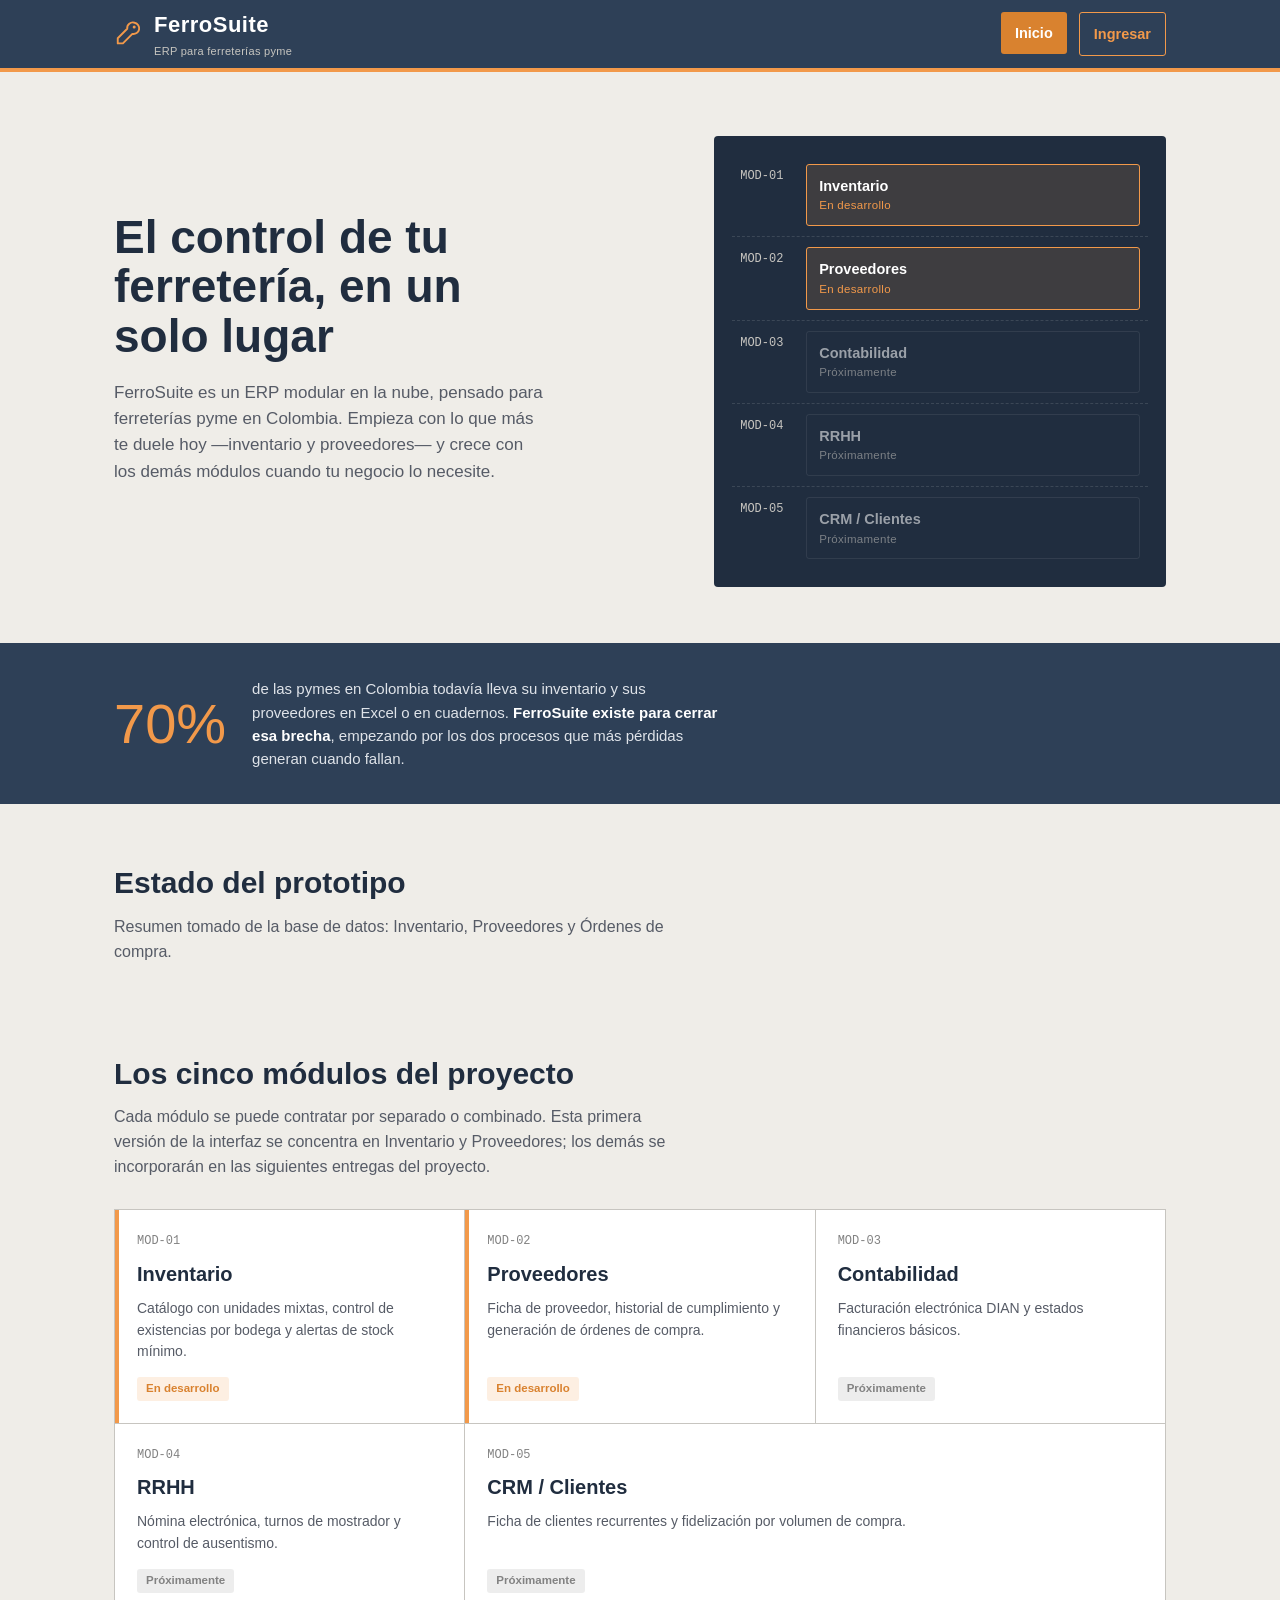
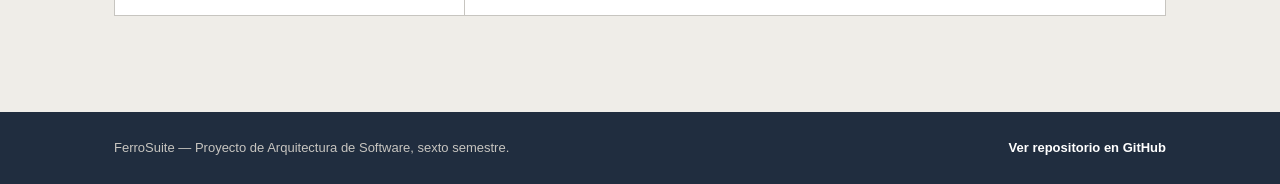
<file: src/FerroSuite.Presentacion.Escritorio/frontend/index.html>
<!DOCTYPE html>
<html lang="es">
<head>
  <meta charset="UTF-8" />
  <meta name="viewport" content="width=device-width, initial-scale=1.0" />
  <title>FerroSuite — ERP modular para ferreterías pyme</title>
  <meta name="description" content="FerroSuite es un ERP modular en la nube para ferreterías pyme en Colombia, con Inventario y Proveedores como primeros módulos." />
  <link rel="stylesheet" href="css/base.css" />
  <link rel="stylesheet" href="css/layout.css" />
  <link rel="stylesheet" href="css/components.css" />
  <link rel="stylesheet" href="css/responsive.css" />
</head>
<body data-pagina="inicio">

  <div data-componente="encabezado"></div>

  <main>

    <section class="hero">
      <div class="container">
        <div>
          <h1>El control de tu ferretería, en un solo lugar</h1>
          <p class="lead">
            FerroSuite es un ERP modular en la nube, pensado para ferreterías pyme en
            Colombia. Empieza con lo que más te duele hoy —inventario y proveedores— y
            crece con los demás módulos cuando tu negocio lo necesite.
          </p>
          <div class="hero-actions">
            <a class="btn btn-primary" href="inventario.html" data-permiso="inventario.ver">Ver módulo de Inventario</a>
            <a class="btn btn-ghost" href="proveedores.html" data-permiso="proveedores.ver">Ver módulo de Proveedores</a>
          </div>
        </div>

        <div class="rack" role="img" aria-label="Estantería con los cinco módulos de FerroSuite; Inventario y Proveedores están activos, los demás llegarán más adelante.">
          <div class="rack-row">
            <span class="rack-code">MOD-01</span>
            <div class="rack-bin is-active">
              <div class="bin-name">Inventario</div>
              <div class="bin-state">En desarrollo</div>
            </div>
          </div>
          <div class="rack-row">
            <span class="rack-code">MOD-02</span>
            <div class="rack-bin is-active">
              <div class="bin-name">Proveedores</div>
              <div class="bin-state">En desarrollo</div>
            </div>
          </div>
          <div class="rack-row">
            <span class="rack-code">MOD-03</span>
            <div class="rack-bin is-pending">
              <div class="bin-name">Contabilidad</div>
              <div class="bin-state">Próximamente</div>
            </div>
          </div>
          <div class="rack-row">
            <span class="rack-code">MOD-04</span>
            <div class="rack-bin is-pending">
              <div class="bin-name">RRHH</div>
              <div class="bin-state">Próximamente</div>
            </div>
          </div>
          <div class="rack-row">
            <span class="rack-code">MOD-05</span>
            <div class="rack-bin is-pending">
              <div class="bin-name">CRM / Clientes</div>
              <div class="bin-state">Próximamente</div>
            </div>
          </div>
        </div>
      </div>
    </section>

    <section class="stat-band">
      <div class="container">
        <div class="stat-number">70%</div>
        <p>
          de las pymes en Colombia todavía lleva su inventario y sus proveedores en
          Excel o en cuadernos. <strong>FerroSuite existe para cerrar esa brecha</strong>,
          empezando por los dos procesos que más pérdidas generan cuando fallan.
        </p>
      </div>
    </section>

    <section class="section" style="padding-bottom:0;">
      <div class="container">
        <div class="section-head">
          <h2>Estado del prototipo</h2>
          <p>Resumen tomado de la base de datos: Inventario, Proveedores y Órdenes de compra.</p>
        </div>
        <div id="resumen-inicio" class="tarjetas-resumen"></div>
      </div>
    </section>

    <section class="section">
      <div class="container">
        <div class="section-head">
          <h2>Los cinco módulos del proyecto</h2>
          <p>
            Cada módulo se puede contratar por separado o combinado. Esta primera
            versión de la interfaz se concentra en Inventario y Proveedores; los demás
            se incorporarán en las siguientes entregas del proyecto.
          </p>
        </div>

        <div class="module-grid">
          <article class="module-card is-active">
            <span class="code">MOD-01</span>
            <h3>Inventario</h3>
            <p>Catálogo con unidades mixtas, control de existencias por bodega y alertas de stock mínimo.</p>
            <span class="status active">En desarrollo</span>
          </article>

          <article class="module-card is-active">
            <span class="code">MOD-02</span>
            <h3>Proveedores</h3>
            <p>Ficha de proveedor, historial de cumplimiento y generación de órdenes de compra.</p>
            <span class="status active">En desarrollo</span>
          </article>

          <article class="module-card">
            <span class="code">MOD-03</span>
            <h3>Contabilidad</h3>
            <p>Facturación electrónica DIAN y estados financieros básicos.</p>
            <span class="status pending">Próximamente</span>
          </article>

          <article class="module-card">
            <span class="code">MOD-04</span>
            <h3>RRHH</h3>
            <p>Nómina electrónica, turnos de mostrador y control de ausentismo.</p>
            <span class="status pending">Próximamente</span>
          </article>

          <article class="module-card is-wide">
            <span class="code">MOD-05</span>
            <h3>CRM / Clientes</h3>
            <p>Ficha de clientes recurrentes y fidelización por volumen de compra.</p>
            <span class="status pending">Próximamente</span>
          </article>
        </div>
      </div>
    </section>

  </main>

  <div data-componente="pie"></div>

  <script src="js/components/util.js"></script>
  <script src="js/components/etiqueta.js"></script>
  <script src="js/components/tarjetaResumen.js"></script>
  <script src="js/components/aviso.js"></script>
  <script src="js/components/tabla.js"></script>
  <script src="js/components/formulario.js"></script>
  <script src="js/components/panelAlerta.js"></script>
  <script src="js/components/encabezado.js"></script>
  <script src="js/components/pie.js"></script>
  <script src="js/main.js"></script>
  <script src="js/models/data.js"></script>
  <script src="js/comunicacion/api.js"></script>
  <script src="js/services/inventarioService.js"></script>
  <script src="js/services/proveedoresService.js"></script>
  <script src="js/services/ordenesService.js"></script>
  <script src="js/controllers/inicio.js"></script>
</body>
</html>
</file>
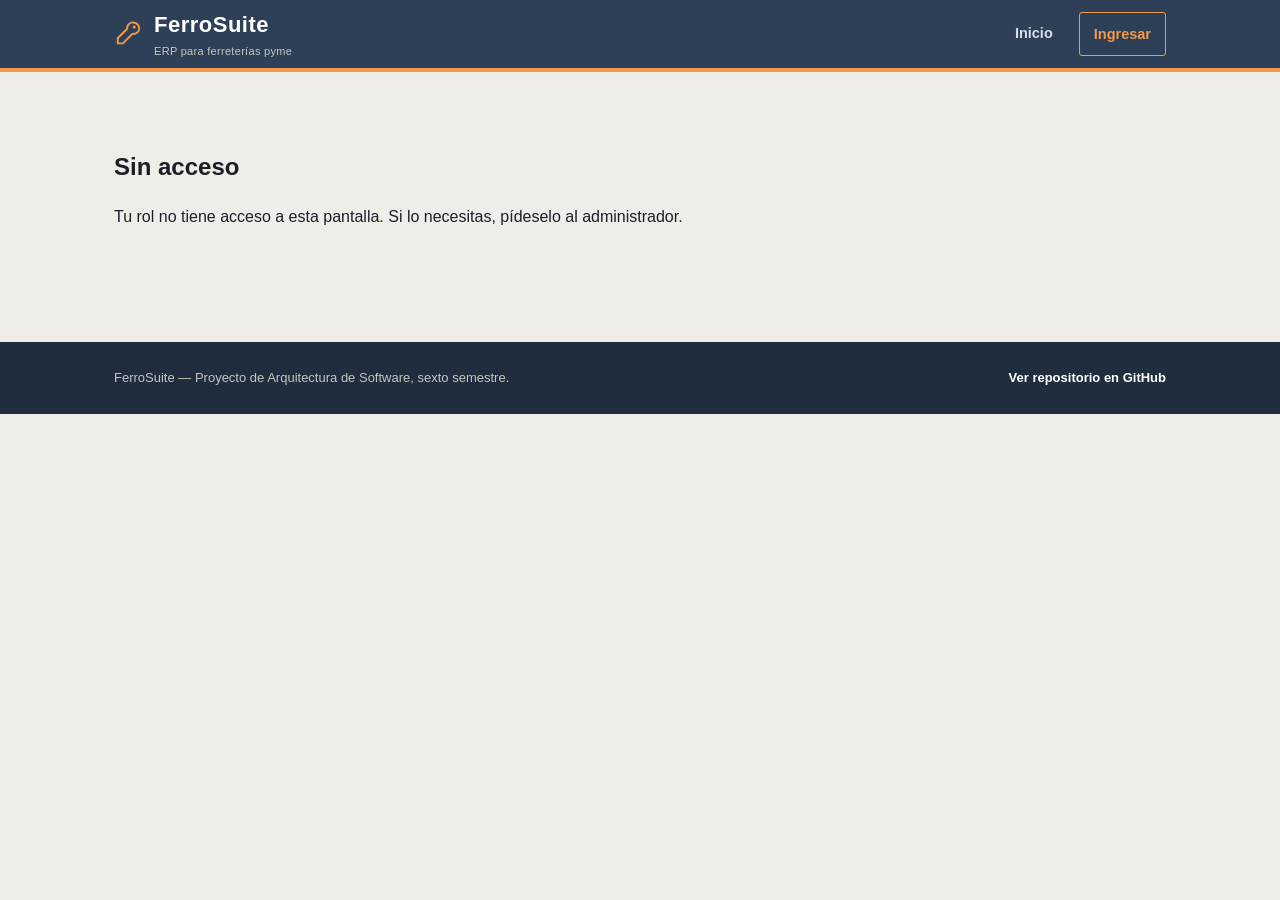
<file: src/FerroSuite.Presentacion.Escritorio/frontend/ia.html>
<!DOCTYPE html>
<html lang="es">
<head>
  <meta charset="UTF-8" />
  <meta name="viewport" content="width=device-width, initial-scale=1.0" />
  <title>Inteligencia artificial — FerroSuite</title>
  <link rel="stylesheet" href="css/base.css" />
  <link rel="stylesheet" href="css/layout.css" />
  <link rel="stylesheet" href="css/components.css" />
  <link rel="stylesheet" href="css/responsive.css" />
</head>
<body data-pagina="ia">

  <div data-componente="encabezado"></div>

  <main>
    <section class="module-hero">
      <div class="container">
        <p class="breadcrumb"><a href="index.html">Inicio</a> / Inteligencia artificial</p>
        <span class="tag-progress">Red neuronal local · ONNX Runtime</span>
        <h1>Inteligencia artificial: demanda por producto</h1>
        <p class="lead">
          Elige un producto para ver sus ventas de los últimos 90 días y lo que la red neuronal espera vender en los próximos 7.
          Con el stock actual y el tiempo de entrega del proveedor, el programa calcula el riesgo de quedarse sin producto y
          sugiere cuánto pedir. Todo se calcula en el programa; nada se aprueba ni se envía solo.
        </p>
      </div>
    </section>

    <section class="section">
      <div class="container ia-layout">
        <aside class="ia-buscador" aria-label="Selección de producto">
          <label for="buscar-producto" class="ia-etiqueta">Buscar producto</label>
          <input type="search" id="buscar-producto" placeholder="Nombre o SKU" autocomplete="off" />
          <p class="ia-ayuda">Ordenados por riesgo de desabastecimiento.</p>
          <div id="lista-productos" class="ia-lista" role="listbox" aria-label="Productos"></div>
          <p class="ia-ayuda"><a href="pronosticos.html">Ver todos en una tabla</a></p>
        </aside>

        <div class="ia-detalle">
          <div id="estado-modelo" class="aviso-modelo"></div>
          <div id="mensajes-ia" class="form-mensajes"></div>
          <div id="ia-vacio" class="ia-vacio">Elige un producto de la lista para ver su pronóstico.</div>
          <div id="ia-cargando" class="ia-cargando" hidden aria-live="polite"><span class="ia-spinner"></span><span id="ia-cargando-texto">Consultando el modelo neuronal…</span></div>
          <div id="ia-error" class="ia-error" hidden>
            <p id="ia-error-texto"></p>
            <button type="button" id="btn-reintentar" class="btn-chico">Reintentar</button>
          </div>

          <article id="ia-resultado" hidden aria-live="polite">
            <header class="ia-cabecera">
              <div>
                <h2 id="ia-nombre"></h2>
                <p id="ia-subtitulo" class="ia-ayuda"></p>
              </div>
              <div id="ia-fuente" class="ia-fuente"></div>
            </header>
            <div id="ia-motivo" class="ia-motivo" hidden></div>

            <div id="ia-kpis" class="ia-kpis"></div>

            <div class="ia-bloque">
              <h3>Demanda diaria: historial y pronóstico</h3>
              <div id="ia-grafica"></div>
            </div>

            <div class="ia-dos-columnas">
              <div class="ia-bloque">
                <h3>Recomendación de reposición</h3>
                <div id="ia-recomendacion"></div>
                <div id="ia-borrador" class="ia-borrador" hidden>
                  <h4>Borrador de orden de compra</h4>
                  <p class="ia-ayuda">Se crea como <strong>pendiente de aprobación</strong>: el administrador decide si la aprueba. No se envía al proveedor.</p>
                  <dl class="ia-datos">
                    <dt>Producto</dt><dd id="borrador-producto"></dd>
                    <dt>Proveedor</dt><dd id="borrador-proveedor"></dd>
                  </dl>
                  <label for="borrador-cantidad" class="ia-etiqueta">Cantidad</label>
                  <input type="number" id="borrador-cantidad" min="0" step="any" />
                  <div class="ia-acciones">
                    <button type="button" id="btn-crear-borrador" class="btn-chico">Crear borrador</button>
                    <button type="button" id="btn-cancelar-borrador" class="btn-chico btn-secundario">Cancelar</button>
                  </div>
                  <div id="mensajes-borrador" class="form-mensajes"></div>
                </div>
              </div>
              <div class="ia-bloque">
                <h3>Historial disponible</h3>
                <dl id="ia-historial" class="ia-datos"></dl>
                <h3 class="bloque-gap">Proyección de los próximos 7 días</h3>
                <div id="ia-proyeccion"></div>
              </div>
            </div>
            <p class="nota-demo" id="ia-nota"></p>
          </article>
        </div>
      </div>
    </section>
  </main>

  <div data-componente="pie"></div>

  <script src="js/components/util.js"></script>
  <script src="js/components/etiqueta.js"></script>
  <script src="js/components/tarjetaResumen.js"></script>
  <script src="js/components/aviso.js"></script>
  <script src="js/components/tabla.js"></script>
  <script src="js/components/formulario.js"></script>
  <script src="js/components/encabezado.js"></script>
  <script src="js/components/pie.js"></script>
  <script src="js/main.js"></script>
  <script src="js/comunicacion/api.js"></script>
  <script src="js/services/ordenesService.js"></script>
  <script src="js/services/pronosticosService.js"></script>
  <script src="js/components/graficaDemanda.js"></script>
  <script src="js/controllers/ia.js"></script>
</body>
</html>
</file>
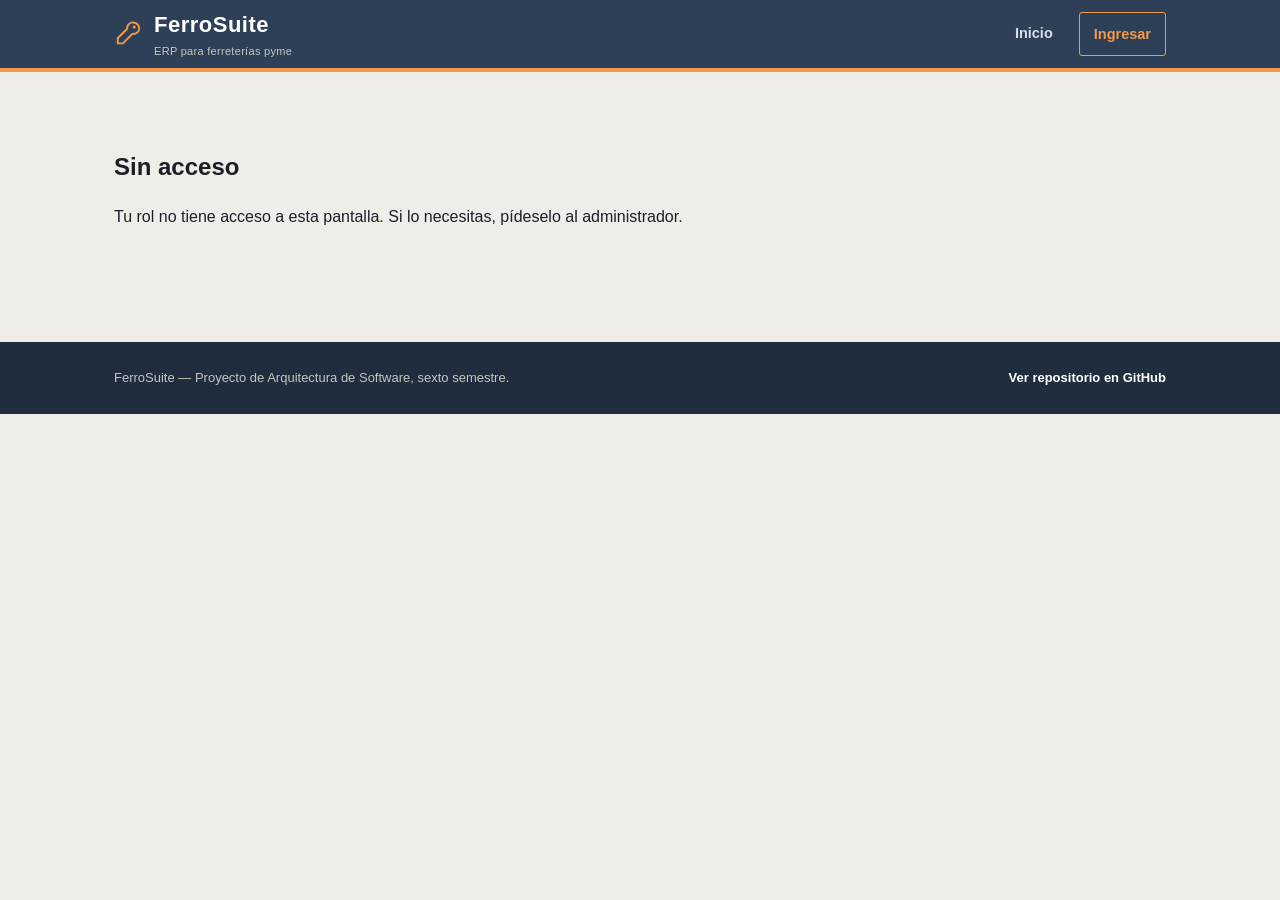
<file: src/FerroSuite.Presentacion.Escritorio/frontend/inventario.html>
<!DOCTYPE html>
<html lang="es">
<head>
  <meta charset="UTF-8" />
  <meta name="viewport" content="width=device-width, initial-scale=1.0" />
  <title>Inventario — FerroSuite</title>
  <link rel="stylesheet" href="css/base.css" />
  <link rel="stylesheet" href="css/layout.css" />
  <link rel="stylesheet" href="css/components.css" />
  <link rel="stylesheet" href="css/responsive.css" />
</head>
<body data-pagina="inventario">

  <div data-componente="encabezado"></div>

  <main>
    <section class="module-hero">
      <div class="container">
        <p class="breadcrumb"><a href="index.html">Inicio</a> / Inventario</p>
        <span class="tag-progress">MOD-01 · prototipo</span>
        <h1>Inventario</h1>
        <p class="lead">
          Catálogo de productos con unidades mixtas (metros, kilos, unidades, varillas),
          entradas y salidas con historial, y alertas de productos por agotarse. Todo se
          consulta y se guarda en la base de datos SQL Server a través del backend.
        </p>
      </div>
    </section>

    <section class="section">
      <div class="container">
        <div id="resumen-inventario" class="tarjetas-resumen"></div>
        <p class="bloque-gap" data-permiso="pronosticos.ver"><a class="btn btn-ghost" href="ia.html">Inteligencia artificial: demanda y reposición por producto</a></p>
        <div id="alerta-inventario" class="bloque-gap"></div>
      </div>
    </section>

    <section class="section" style="padding-top:0;" id="asistente" data-permiso="asistente.usar">
      <div class="container">
        <div class="asistente">
          <div class="asistente-cabeza">
            <h2>Asistente FerroSuite</h2>
            <span id="estado-asistente" class="etiqueta etiqueta-neutro">Revisando conexión…</span>
          </div>
          <p class="asistente-intro">
            Te dice qué pedir antes de que se acabe, te recuerda los pagos a proveedores y las órdenes
            por aprobar, y responde preguntas sobre tu inventario. El backend lee los datos
            de la base y usa inteligencia artificial (Gemini) para explicarlos.
          </p>
          <div class="asistente-acciones">
            <button type="button" id="btn-reposicion" class="btn btn-primary">Sugerir qué pedir</button>
            <button type="button" id="btn-recordatorios" class="btn btn-ghost">Ver recordatorios</button>
          </div>
          <form id="form-pregunta" class="asistente-pregunta" novalidate>
            <label for="texto-pregunta" class="solo-lector">Pregunta para el asistente</label>
            <input type="text" id="texto-pregunta" maxlength="500" placeholder="Ej.: ¿qué me falta de plomería?" autocomplete="off" />
            <button type="submit" class="btn btn-ghost">Preguntar</button>
          </form>
          <div class="asistente-ejemplos" aria-label="Preguntas de ejemplo">
            <button type="button" class="chip" data-pregunta="¿Qué productos se me van a acabar esta semana?">¿Qué se acaba esta semana?</button>
            <button type="button" class="chip" data-pregunta="¿Qué me falta de plomería?">¿Qué me falta de plomería?</button>
            <button type="button" class="chip" data-pregunta="¿Cuánto tengo que pagarle a cada proveedor si hago los pedidos sugeridos?">¿Cuánto debo pagar a proveedores?</button>
            <button type="button" class="chip" data-pregunta="¿Qué productos no se han vendido en el último mes?">¿Qué no se está vendiendo?</button>
            <button type="button" class="chip" data-pregunta="Si solo tengo 1 millón de pesos esta semana, ¿qué pago y qué pido primero?">Si solo tengo 1 millón…</button>
          </div>
          <div id="respuesta-asistente" class="asistente-respuesta" aria-live="polite"></div>
        </div>
      </div>
    </section>

    <section class="section" style="padding-top:0;">
      <div class="container">
        <div class="section-head">
          <h2>Catálogo de productos</h2>
          <p>Busca por SKU, nombre o categoría. "Se acaba en" se calcula con las ventas de los últimos 30 días.</p>
        </div>
        <div class="barra-herramientas">
          <input type="search" id="buscar-producto" placeholder="Buscar por SKU, nombre o categoría" aria-label="Buscar producto" />
          <select id="filtro-categoria" aria-label="Filtrar por categoría"><option value="">Todas las categorías</option></select>
          <label class="check"><input type="checkbox" id="filtro-riesgo" /> Solo en riesgo</label>
          <button type="button" id="btn-restablecer" class="btn-chico" data-permiso="demo.restablecer" hidden>Reconstruir base de demostración</button>
        </div>
        <div id="mensajes-catalogo" class="form-mensajes"></div>
        <div id="tabla-productos"></div>

        <div class="paneles-dobles bloque-gap">
          <div data-permiso="movimientos.venta movimientos.ajuste">
            <h3>Registrar movimiento</h3>
            <div id="form-movimiento"></div>
          </div>
          <div data-permiso="productos.gestionar">
            <h3 id="titulo-form-producto">Agregar producto</h3>
            <div id="form-producto"></div>
            <button type="button" id="btn-cancelar-edicion" class="btn btn-ghost" hidden>Cancelar edición</button>
          </div>
        </div>

        <div data-permiso="movimientos.ver">
          <div class="section-head bloque-gap">
            <h2>Historial de movimientos</h2>
            <p>Las 20 entradas y salidas más recientes, con motivo, bodega y responsable.</p>
          </div>
          <div id="tabla-movimientos"></div>
        </div>
      </div>
    </section>

    <section class="section" style="padding-top:0;" id="admin-catalogos" data-permiso="bodegas.gestionar productos.gestionar">
      <div class="container">
        <div class="section-head">
          <h2>Bodegas y categorías</h2>
          <p>Solo el administrador. No se puede desactivar una bodega con mercancía ni una categoría con productos activos.</p>
        </div>
        <div id="mensajes-catalogos" class="form-mensajes"></div>
        <div class="dos-columnas">
          <div data-permiso="bodegas.gestionar">
            <h3>Bodegas</h3>
            <div id="tabla-bodegas"></div>
            <div id="form-bodega" class="bloque-gap"></div>
          </div>
          <div data-permiso="productos.gestionar">
            <h3>Categorías</h3>
            <div id="tabla-categorias"></div>
            <div id="form-categoria" class="bloque-gap"></div>
          </div>
        </div>
      </div>
    </section>
  </main>

  <div data-componente="pie"></div>

  <script src="js/components/util.js"></script>
  <script src="js/components/etiqueta.js"></script>
  <script src="js/components/tarjetaResumen.js"></script>
  <script src="js/components/aviso.js"></script>
  <script src="js/components/tabla.js"></script>
  <script src="js/components/formulario.js"></script>
  <script src="js/components/panelAlerta.js"></script>
  <script src="js/components/panelAsistente.js"></script>
  <script src="js/components/encabezado.js"></script>
  <script src="js/components/pie.js"></script>
  <script src="js/main.js"></script>
  <script src="js/models/data.js"></script>
  <script src="js/comunicacion/api.js"></script>
  <script src="js/services/inventarioService.js"></script>
  <script src="js/services/proveedoresService.js"></script>
  <script src="js/services/ordenesService.js"></script>
  <script src="js/services/iaService.js"></script>
  <script src="js/services/catalogosService.js"></script>
  <script src="js/controllers/inventario.js"></script>
  <script src="js/controllers/catalogos.js"></script>
  <script src="js/controllers/asistente.js"></script>
</body>
</html>
</file>
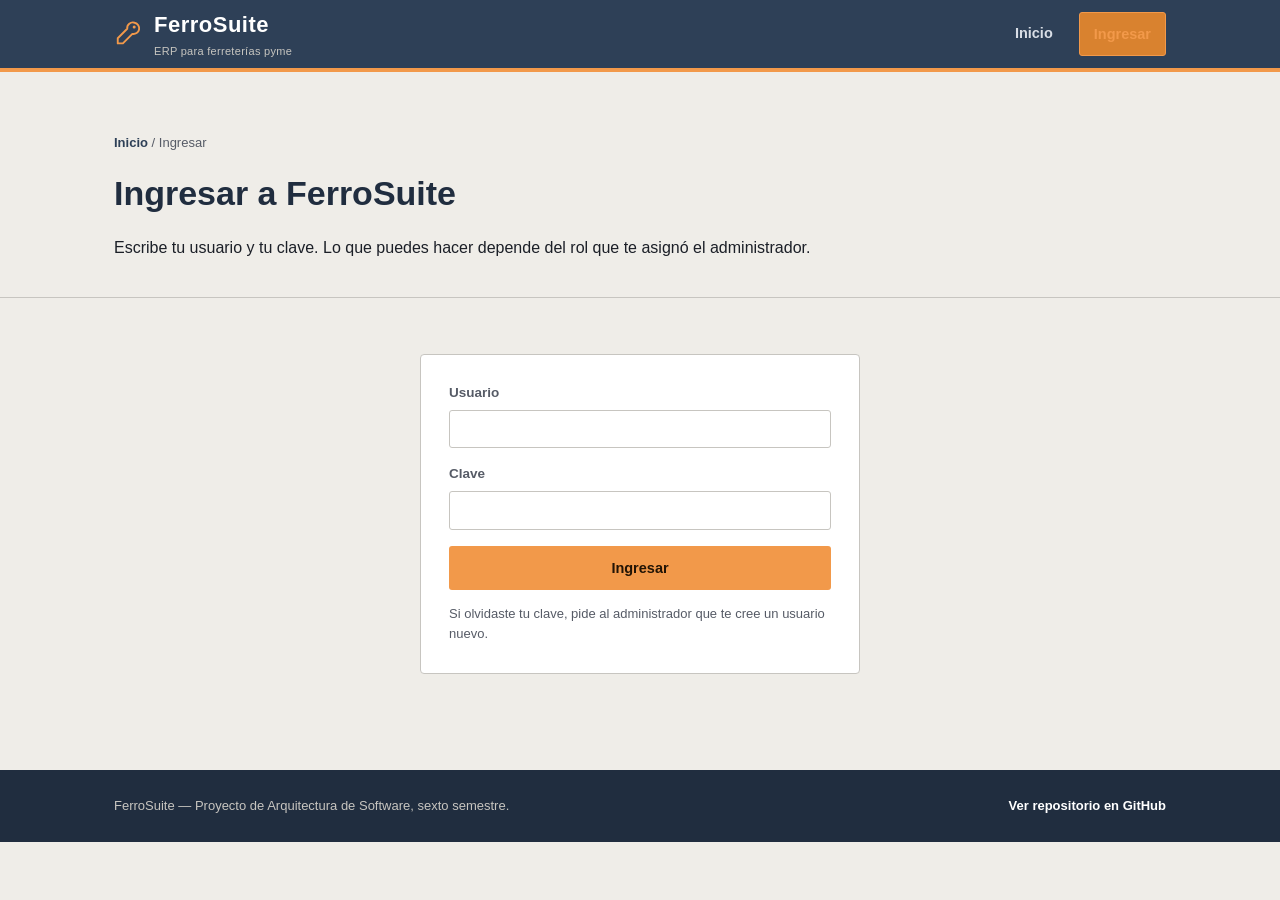
<file: src/FerroSuite.Presentacion.Escritorio/frontend/login.html>
<!DOCTYPE html>
<html lang="es">
<head>
  <meta charset="UTF-8" />
  <meta name="viewport" content="width=device-width, initial-scale=1.0" />
  <title>Ingresar — FerroSuite</title>
  <link rel="stylesheet" href="css/base.css" />
  <link rel="stylesheet" href="css/layout.css" />
  <link rel="stylesheet" href="css/components.css" />
  <link rel="stylesheet" href="css/responsive.css" />
</head>
<body data-pagina="login">

  <div data-componente="encabezado"></div>

  <main>
    <section class="module-hero">
      <div class="container">
        <p class="breadcrumb"><a href="index.html">Inicio</a> / Ingresar</p>
        <h1 id="titulo-login">Ingresar a FerroSuite</h1>
        <p class="lead">Escribe tu usuario y tu clave. Lo que puedes hacer depende del rol que te asignó el administrador.</p>
      </div>
    </section>

    <section class="section">
      <div class="container">
        <div class="tarjeta-login">
          <div id="form-login"></div>
          <div id="form-cambio-clave" hidden></div>
          <p class="nota-demo" id="nota-login">
            Si olvidaste tu clave, pide al administrador que te cree un usuario nuevo.
          </p>
        </div>
      </div>
    </section>
  </main>

  <div data-componente="pie"></div>

  <script src="js/components/util.js"></script>
  <script src="js/components/etiqueta.js"></script>
  <script src="js/components/tarjetaResumen.js"></script>
  <script src="js/components/aviso.js"></script>
  <script src="js/components/tabla.js"></script>
  <script src="js/components/formulario.js"></script>
  <script src="js/components/panelAlerta.js"></script>
  <script src="js/components/encabezado.js"></script>
  <script src="js/components/pie.js"></script>
  <script src="js/main.js"></script>
  <script src="js/models/data.js"></script>
  <script src="js/comunicacion/api.js"></script>
  <script src="js/services/inventarioService.js"></script>
  <script src="js/services/proveedoresService.js"></script>
  <script src="js/services/ordenesService.js"></script>
  <script src="js/controllers/login.js"></script>
</body>
</html>
</file>
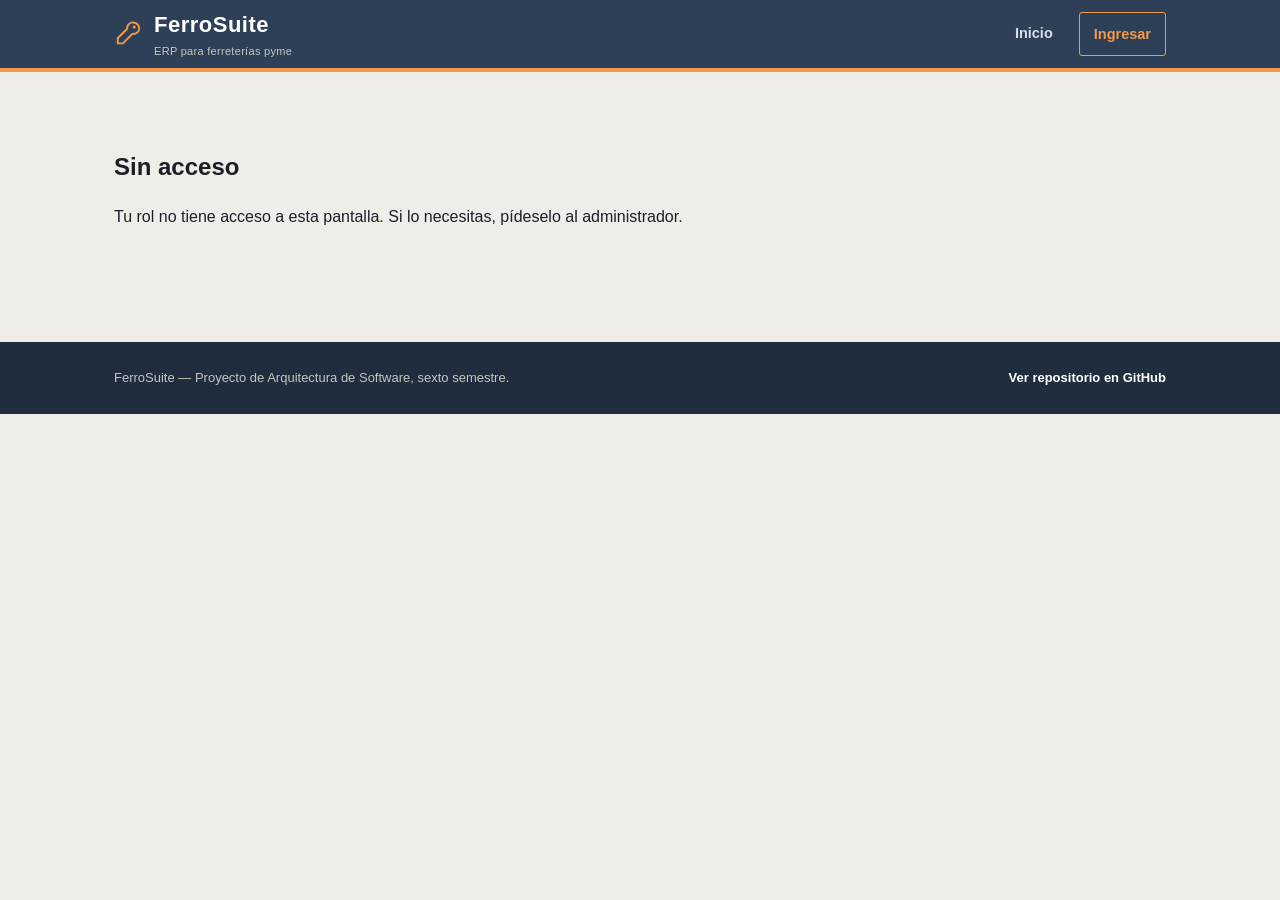
<file: src/FerroSuite.Presentacion.Escritorio/frontend/ordenes.html>
<!DOCTYPE html>
<html lang="es">
<head>
  <meta charset="UTF-8" />
  <meta name="viewport" content="width=device-width, initial-scale=1.0" />
  <title>Órdenes de compra — FerroSuite</title>
  <link rel="stylesheet" href="css/base.css" />
  <link rel="stylesheet" href="css/layout.css" />
  <link rel="stylesheet" href="css/components.css" />
  <link rel="stylesheet" href="css/responsive.css" />
</head>
<body data-pagina="ordenes">

  <div data-componente="encabezado"></div>

  <main>
    <section class="module-hero">
      <div class="container">
        <p class="breadcrumb"><a href="index.html">Inicio</a> / Órdenes de compra</p>
        <span class="tag-progress">MOD-02 · prototipo</span>
        <h1>Órdenes de compra</h1>
        <p class="lead">
          Pedidos a proveedores para reponer los productos que se están acabando. El
          encargado de bodega las genera y el dueño las aprueba. Se guardan en la base de datos.
        </p>
      </div>
    </section>

    <section class="section">
      <div class="container">
        <div id="resumen-ordenes" class="tarjetas-resumen"></div>

        <div class="section-head bloque-gap">
          <h2>Órdenes registradas</h2>
        </div>
        <div id="mensajes-ordenes" class="form-mensajes"></div>
        <div id="tabla-ordenes"></div>

        <div data-permiso="ordenes.crear">
          <div class="section-head bloque-gap">
            <h2>Generar orden de compra</h2>
            <p>Los productos en riesgo aparecen primero en la lista. La orden queda pendiente hasta que el administrador la apruebe.</p>
          </div>
          <div id="form-orden"></div>
        </div>
      </div>
    </section>
  </main>

  <div data-componente="pie"></div>

  <script src="js/components/util.js"></script>
  <script src="js/components/etiqueta.js"></script>
  <script src="js/components/tarjetaResumen.js"></script>
  <script src="js/components/aviso.js"></script>
  <script src="js/components/tabla.js"></script>
  <script src="js/components/formulario.js"></script>
  <script src="js/components/panelAlerta.js"></script>
  <script src="js/components/encabezado.js"></script>
  <script src="js/components/pie.js"></script>
  <script src="js/main.js"></script>
  <script src="js/models/data.js"></script>
  <script src="js/comunicacion/api.js"></script>
  <script src="js/services/inventarioService.js"></script>
  <script src="js/services/proveedoresService.js"></script>
  <script src="js/services/ordenesService.js"></script>
  <script src="js/controllers/ordenes.js"></script>
</body>
</html>
</file>
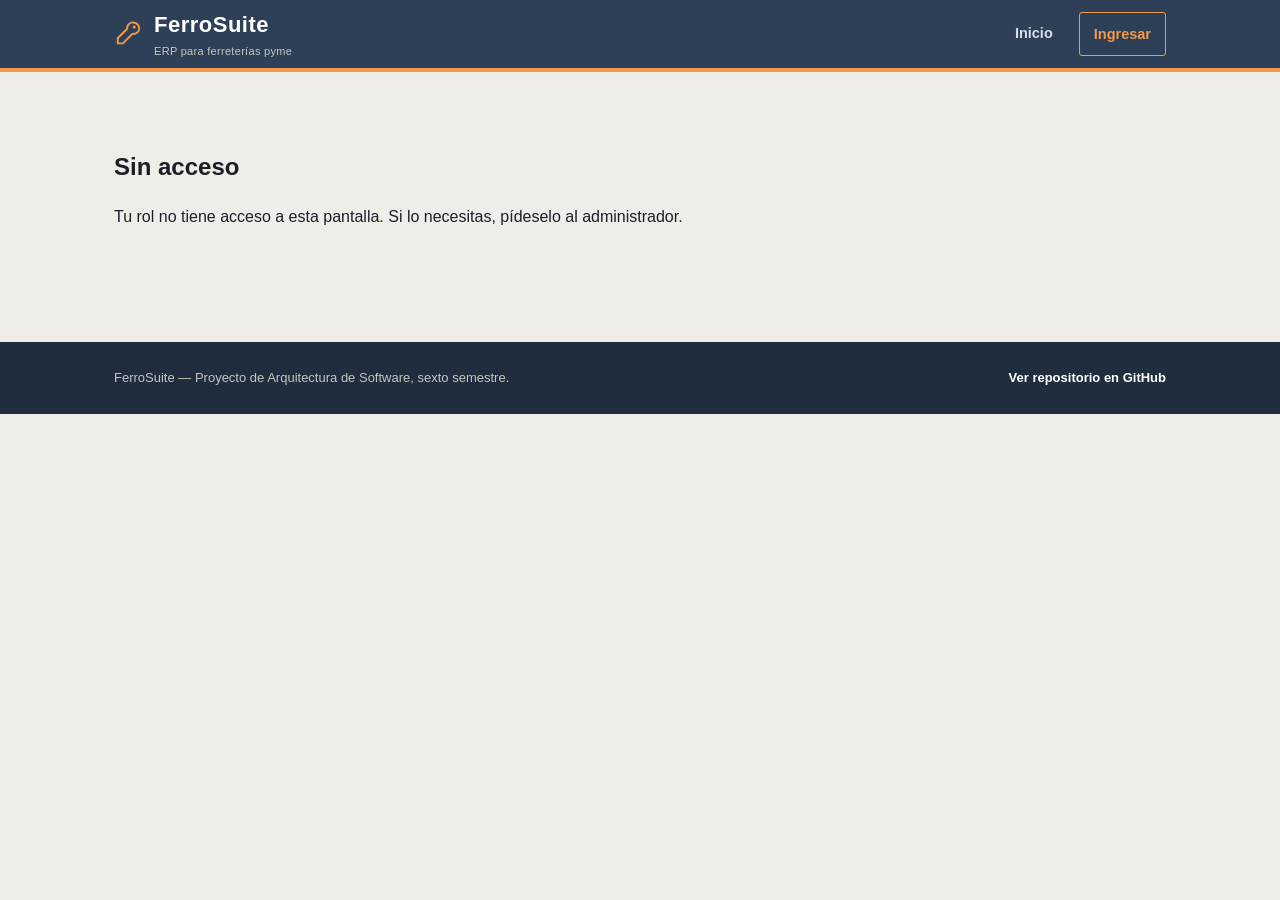
<file: src/FerroSuite.Presentacion.Escritorio/frontend/pronosticos.html>
<!DOCTYPE html>
<html lang="es">
<head>
  <meta charset="UTF-8" />
  <meta name="viewport" content="width=device-width, initial-scale=1.0" />
  <title>Pronósticos — FerroSuite</title>
  <link rel="stylesheet" href="css/base.css" />
  <link rel="stylesheet" href="css/layout.css" />
  <link rel="stylesheet" href="css/components.css" />
  <link rel="stylesheet" href="css/responsive.css" />
</head>
<body data-pagina="pronosticos">

  <div data-componente="encabezado"></div>

  <main>
    <section class="module-hero">
      <div class="container">
        <p class="breadcrumb"><a href="index.html">Inicio</a> / Pronósticos</p>
        <span class="tag-progress">IA · red neuronal local (ONNX)</span>
        <h1>Pronóstico de demanda y reposición</h1>
        <p class="lead">
          Una red neuronal entrenada con PyTorch estima cuánto se venderá de cada producto en los próximos 7 días a partir
          de sus ventas de los últimos 28. Con el stock actual y el tiempo de entrega del proveedor, el programa sugiere qué
          pedir. Las sugerencias no crean ni aprueban órdenes: puedes usarlas para preparar una, que queda pendiente de aprobación.
        </p>
      </div>
    </section>

    <section class="section">
      <div class="container">
        <div id="estado-modelo" class="aviso-modelo"></div>
        <div id="resumen-pronostico" class="tarjetas-resumen bloque-gap"></div>
        <div class="toolbar bloque-gap">
          <label class="check"><input type="checkbox" id="solo-accion" checked /> Solo productos que requieren acción</label>
          <button type="button" id="btn-recalcular" class="btn-chico">Recalcular</button>
        </div>
        <div id="mensajes-pronostico" class="form-mensajes"></div>
        <div id="tabla-pronostico"></div>
        <p class="nota-demo bloque-gap">
          "Red neuronal": consumo estimado por el modelo. "Regla de stock mínimo": respaldo cuando el producto no tiene
          historial suficiente o el modelo no está disponible (el motivo aparece en cada fila). El modelo actual fue entrenado
          con datos SINTÉTICOS: valida la integración, no reemplaza el criterio de quien compra.
        </p>
      </div>
    </section>
  </main>

  <div data-componente="pie"></div>

  <script src="js/components/util.js"></script>
  <script src="js/components/etiqueta.js"></script>
  <script src="js/components/tarjetaResumen.js"></script>
  <script src="js/components/aviso.js"></script>
  <script src="js/components/tabla.js"></script>
  <script src="js/components/formulario.js"></script>
  <script src="js/components/encabezado.js"></script>
  <script src="js/components/pie.js"></script>
  <script src="js/main.js"></script>
  <script src="js/comunicacion/api.js"></script>
  <script src="js/services/pronosticosService.js"></script>
  <script src="js/controllers/pronosticos.js"></script>
</body>
</html>
</file>
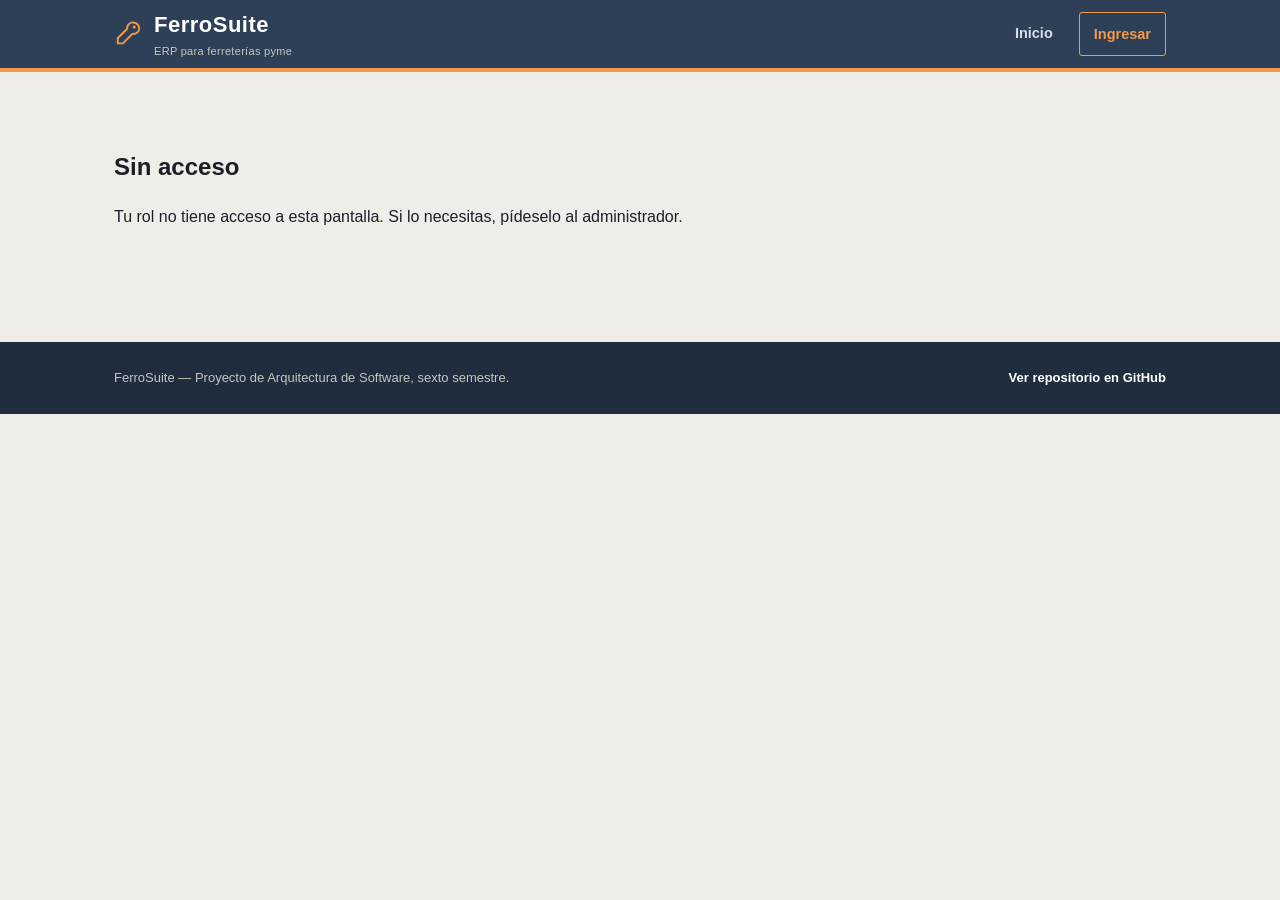
<file: src/FerroSuite.Presentacion.Escritorio/frontend/proveedores.html>
<!DOCTYPE html>
<html lang="es">
<head>
  <meta charset="UTF-8" />
  <meta name="viewport" content="width=device-width, initial-scale=1.0" />
  <title>Proveedores — FerroSuite</title>
  <link rel="stylesheet" href="css/base.css" />
  <link rel="stylesheet" href="css/layout.css" />
  <link rel="stylesheet" href="css/components.css" />
  <link rel="stylesheet" href="css/responsive.css" />
</head>
<body data-pagina="proveedores">

  <div data-componente="encabezado"></div>

  <main>
    <section class="module-hero">
      <div class="container">
        <p class="breadcrumb"><a href="index.html">Inicio</a> / Proveedores</p>
        <span class="tag-progress">MOD-02 · prototipo</span>
        <h1>Proveedores</h1>
        <p class="lead">
          Listado de proveedores con su información de contacto y su cumplimiento. Los
          datos se consultan y se guardan en la base de datos SQL Server a través del backend.
        </p>
      </div>
    </section>

    <section class="section">
      <div class="container">
        <div id="resumen-proveedores" class="tarjetas-resumen"></div>

        <div class="section-head bloque-gap">
          <h2>Proveedores registrados</h2>
        </div>
        <div id="tabla-proveedores"></div>

        <div data-permiso="proveedores.gestionar">
          <div class="section-head bloque-gap">
            <h2>Agregar proveedor</h2>
            <p>Valida el NIT (con dígito de verificación), que no esté repetido y que los datos obligatorios estén completos.</p>
          </div>
          <div id="form-proveedor"></div>
        </div>
      </div>
    </section>
  </main>

  <div data-componente="pie"></div>

  <script src="js/components/util.js"></script>
  <script src="js/components/etiqueta.js"></script>
  <script src="js/components/tarjetaResumen.js"></script>
  <script src="js/components/aviso.js"></script>
  <script src="js/components/tabla.js"></script>
  <script src="js/components/formulario.js"></script>
  <script src="js/components/panelAlerta.js"></script>
  <script src="js/components/encabezado.js"></script>
  <script src="js/components/pie.js"></script>
  <script src="js/main.js"></script>
  <script src="js/models/data.js"></script>
  <script src="js/comunicacion/api.js"></script>
  <script src="js/services/inventarioService.js"></script>
  <script src="js/services/proveedoresService.js"></script>
  <script src="js/services/ordenesService.js"></script>
  <script src="js/controllers/proveedores.js"></script>
</body>
</html>
</file>
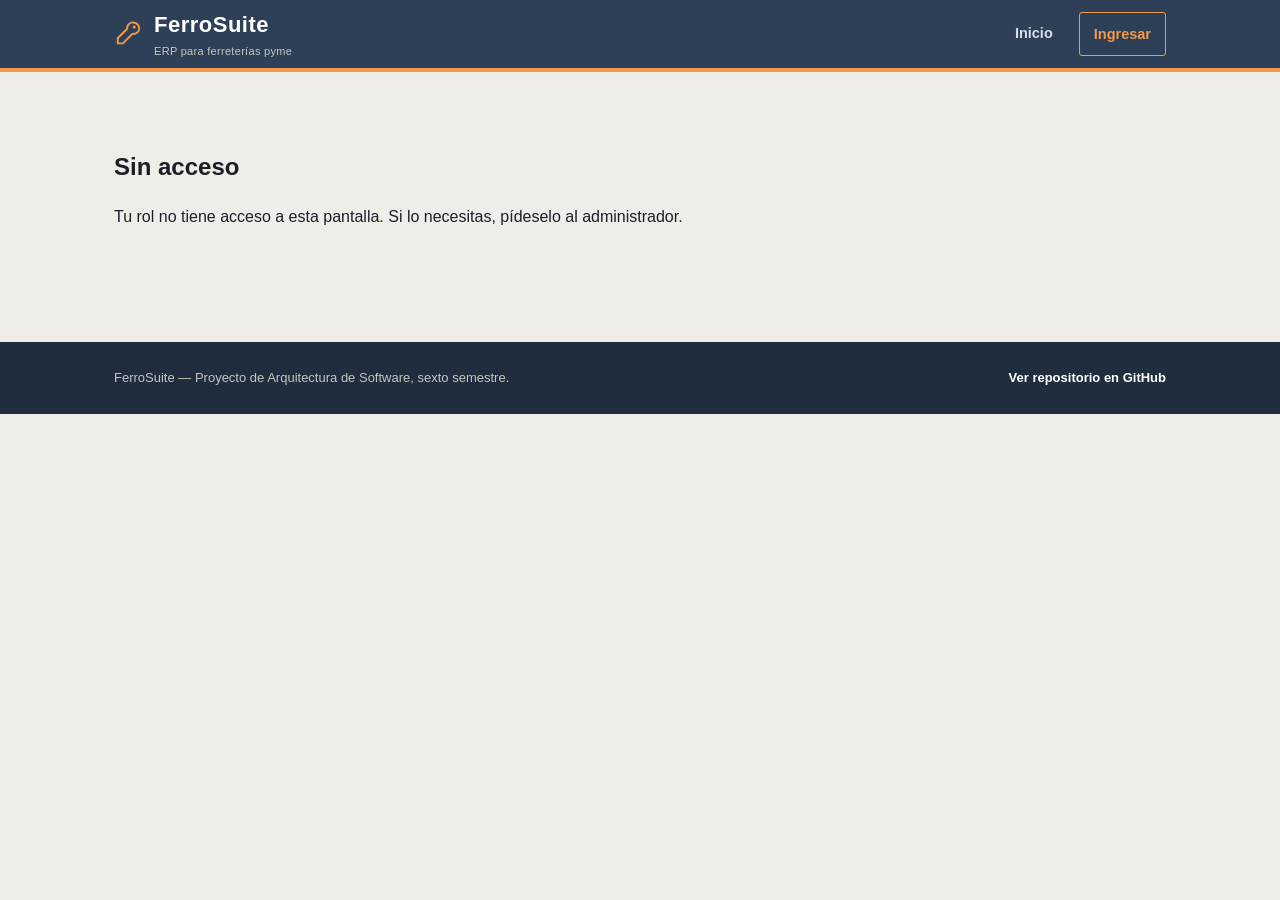
<file: src/FerroSuite.Presentacion.Escritorio/frontend/usuarios.html>
<!DOCTYPE html>
<html lang="es">
<head>
  <meta charset="UTF-8" />
  <meta name="viewport" content="width=device-width, initial-scale=1.0" />
  <title>Usuarios — FerroSuite</title>
  <link rel="stylesheet" href="css/base.css" />
  <link rel="stylesheet" href="css/layout.css" />
  <link rel="stylesheet" href="css/components.css" />
  <link rel="stylesheet" href="css/responsive.css" />
</head>
<body data-pagina="usuarios">

  <div data-componente="encabezado"></div>

  <main>
    <section class="module-hero">
      <div class="container">
        <p class="breadcrumb"><a href="index.html">Inicio</a> / Usuarios</p>
        <h1>Usuarios y auditoría</h1>
        <p class="lead">
          Solo el administrador ve esta pantalla. Cada usuario tiene un rol que define lo que puede hacer; el programa lo
          comprueba en el backend en cada operación. Las claves se guardan solo como hash y nunca se muestran.
        </p>
      </div>
    </section>

    <section class="section">
      <div class="container">
        <div class="section-head">
          <h2>Usuarios</h2>
        </div>
        <div id="mensajes-usuarios" class="form-mensajes"></div>
        <div id="tabla-usuarios"></div>

        <div class="section-head bloque-gap">
          <h2 id="titulo-form-usuario">Crear usuario</h2>
          <p id="ayuda-form-usuario">Escribe una clave inicial (10 caracteres o más, con letras y números). El usuario deberá cambiarla la primera vez que ingrese.</p>
        </div>
        <div id="form-usuario"></div>

        <div class="section-head bloque-gap">
          <h2>Registro de auditoría</h2>
          <p>Las 100 operaciones sensibles más recientes: ingresos, accesos denegados, cambios de usuarios, productos, compras y configuración. No contiene claves.</p>
        </div>
        <div id="tabla-auditoria"></div>
      </div>
    </section>
  </main>

  <div data-componente="pie"></div>

  <script src="js/components/util.js"></script>
  <script src="js/components/etiqueta.js"></script>
  <script src="js/components/tarjetaResumen.js"></script>
  <script src="js/components/aviso.js"></script>
  <script src="js/components/tabla.js"></script>
  <script src="js/components/formulario.js"></script>
  <script src="js/components/encabezado.js"></script>
  <script src="js/components/pie.js"></script>
  <script src="js/main.js"></script>
  <script src="js/comunicacion/api.js"></script>
  <script src="js/services/usuariosService.js"></script>
  <script src="js/controllers/usuarios.js"></script>
</body>
</html>
</file>
<file: src/FerroSuite.Presentacion.Escritorio/frontend/css/base.css>
/* FerroSuite — Base: variables de marca, reinicio, contenedor y botones. */

:root {
  --steel: #2E4057;
  --steel-dark: #202D3F;
  --steel-light: #44597a;
  --orange: #F2994A;
  --orange-dark: #d9822f;
  --gray: #828282;
  --gray-light: #c7c5c0;
  --bg: #EFEDE8;
  --panel: #ffffff;
  --ink: #1B1F27;
  --ink-soft: #565b66;
  --ok: #3f8f5f;

  --font-head: "Arial Narrow", "Helvetica Neue Condensed", Arial, sans-serif;
  --font-body: -apple-system, BlinkMacSystemFont, "Segoe UI", Roboto, Arial, sans-serif;
  --font-code: "Courier New", ui-monospace, monospace;
}

* { box-sizing: border-box; }

html { scroll-behavior: smooth; }

body {
  margin: 0;
  background: var(--bg);
  color: var(--ink);
  font-family: var(--font-body);
  line-height: 1.55;
}

a { color: inherit; }

img, svg { max-width: 100%; display: block; }

:focus-visible {
  outline: 3px solid var(--orange);
  outline-offset: 2px;
}

.container {
  max-width: 1100px;
  margin: 0 auto;
  padding: 0 24px;
}


.btn {
  display: inline-block;
  font-weight: 700;
  font-size: 14.5px;
  padding: 12px 20px;
  border-radius: 3px;
  text-decoration: none;
  border: 2px solid transparent;
}

.btn-primary { background: var(--orange); color: #221405; }
.btn-primary:hover { background: var(--orange-dark); }

.btn-ghost { border-color: var(--steel); color: var(--steel); background: transparent; }
.btn-ghost:hover { background: var(--steel); color: #fff; }
</file>
<file: src/FerroSuite.Presentacion.Escritorio/frontend/css/layout.css>
/* FerroSuite — Estructura de página: encabezado, hero, secciones, migas de pan y pie. */

/* ---------------- Header / navegación ---------------- */

.site-header {
  position: sticky;
  top: 0;
  z-index: 20;
  background: var(--steel);
  border-bottom: 4px solid var(--orange);
}

.site-header .container {
  display: flex;
  align-items: center;
  justify-content: space-between;
  height: 68px;
}

.brand {
  display: flex;
  align-items: center;
  gap: 10px;
  text-decoration: none;
  color: #fff;
}

.brand-mark {
  width: 30px;
  height: 30px;
  flex: none;
}

.brand-name {
  font-family: var(--font-head);
  font-weight: 700;
  font-size: 22px;
  letter-spacing: 0.5px;
  color: #fff;
}

.brand-name small {
  display: block;
  font-family: var(--font-body);
  font-weight: 400;
  font-size: 11px;
  color: var(--gray-light);
  letter-spacing: 0.3px;
}

.nav-toggle {
  display: none;
  background: transparent;
  border: 2px solid rgba(255,255,255,0.4);
  border-radius: 4px;
  padding: 6px 10px;
  color: #fff;
  font-size: 20px;
  cursor: pointer;
}

.site-nav ul {
  list-style: none;
  display: flex;
  gap: 4px;
  margin: 0;
  padding: 0;
}

.site-nav a {
  display: block;
  text-decoration: none;
  color: #d9dee6;
  font-weight: 600;
  font-size: 14.5px;
  padding: 10px 14px;
  border-radius: 3px;
  transition: color 0.15s ease, background-color 0.15s ease;
}

.site-nav a:hover { color: #fff; background: rgba(255,255,255,0.08); }

.site-nav a[aria-current="page"] {
  color: #fff;
  background: var(--orange-dark);
}

/* ---------------- Hero ---------------- */

.hero {
  padding: 64px 0 56px;
}

.hero .container {
  display: grid;
  grid-template-columns: 1.1fr 0.9fr;
  gap: 48px;
  align-items: center;
}

.hero h1 {
  font-family: var(--font-head);
  font-size: 46px;
  line-height: 1.08;
  margin: 0 0 18px;
  color: var(--steel-dark);
  max-width: 14ch;
}

.hero p.lead {
  font-size: 17px;
  color: var(--ink-soft);
  max-width: 46ch;
  margin: 0 0 26px;
}

.hero-actions { display: flex; gap: 12px; flex-wrap: wrap; }


/* ---------------- Sección: módulos ---------------- */

.section { padding: 56px 0; }

.section-head { max-width: 62ch; margin-bottom: 30px; }

.section-head h2 {
  font-family: var(--font-head);
  font-size: 30px;
  color: var(--steel-dark);
  margin: 0 0 8px;
}

.section-head p { color: var(--ink-soft); margin: 0; }


/* ---------------- Página interna (placeholder de módulo) ---------------- */

.module-hero {
  padding: 48px 0 20px;
  border-bottom: 1px solid var(--gray-light);
}

.breadcrumb {
  font-size: 13px;
  color: var(--ink-soft);
  margin-bottom: 14px;
}

.breadcrumb a { text-decoration: none; color: var(--steel); font-weight: 600; }

.module-hero h1 {
  font-family: var(--font-head);
  font-size: 34px;
  color: var(--steel-dark);
  margin: 0 0 10px;
}

.tag-progress {
  display: inline-flex;
  align-items: center;
  gap: 6px;
  font-family: var(--font-code);
  font-size: 12px;
  color: var(--orange-dark);
  border: 1px solid var(--orange);
  border-radius: 3px;
  padding: 3px 10px;
  margin-bottom: 14px;
}


/* ---------------- Footer ---------------- */

.site-footer {
  background: var(--steel-dark);
  color: var(--gray-light);
  padding: 26px 0;
  margin-top: 40px;
}

.site-footer .container {
  display: flex;
  justify-content: space-between;
  flex-wrap: wrap;
  gap: 10px;
  font-size: 13px;
}

.site-footer a { color: #fff; text-decoration: none; font-weight: 600; }
</file>
<file: src/FerroSuite.Presentacion.Escritorio/frontend/css/components.css>
/* FerroSuite — Componentes reutilizables: estantería, bandas, tarjetas, tablas, formularios. */


/* --- rack diagram: metáfora de la bodega de ferretería --- */

.rack {
  background: var(--steel-dark);
  border-radius: 4px;
  padding: 18px;
}

.rack-row {
  display: flex;
  align-items: stretch;
  gap: 10px;
  padding: 10px 8px;
  border-bottom: 1px dashed rgba(255,255,255,0.12);
}

.rack-row:last-child { border-bottom: none; }

.rack-code {
  font-family: var(--font-code);
  font-size: 12px;
  color: var(--gray-light);
  width: 56px;
  flex: none;
  padding-top: 3px;
}

.rack-bin {
  flex: 1;
  border-radius: 3px;
  padding: 10px 12px;
  border: 1px solid rgba(255,255,255,0.14);
}

.rack-bin .bin-name {
  font-weight: 700;
  font-size: 14.5px;
  color: #fff;
}

.rack-bin .bin-state {
  font-size: 11.5px;
  letter-spacing: 0.3px;
  color: var(--gray-light);
}

.rack-bin.is-active {
  background: rgba(242, 153, 74, 0.14);
  border-color: var(--orange);
}

.rack-bin.is-active .bin-state { color: var(--orange); }

.rack-bin.is-pending { opacity: 0.55; }

/* ---------------- Sección: dato clave ---------------- */

.stat-band {
  background: var(--steel);
  color: #fff;
  padding: 34px 0;
}

.stat-band .container {
  display: grid;
  grid-template-columns: auto 1fr;
  gap: 26px;
  align-items: center;
}

.stat-number {
  font-family: var(--font-head);
  font-size: 56px;
  color: var(--orange);
  line-height: 1;
}

.stat-band p {
  margin: 0;
  max-width: 56ch;
  color: #dfe3e9;
  font-size: 15px;
}

.stat-band p strong { color: #fff; }


.module-grid {
  display: grid;
  grid-template-columns: repeat(3, 1fr);
  gap: 1px;
  background: var(--gray-light);
  border: 1px solid var(--gray-light);
}

.module-card {
  background: var(--panel);
  padding: 22px;
  min-height: 168px;
  display: flex;
  flex-direction: column;
}

.module-card .code {
  font-family: var(--font-code);
  font-size: 12px;
  color: var(--gray);
}

.module-card h3 {
  font-family: var(--font-head);
  font-size: 20px;
  margin: 8px 0 8px;
  color: var(--steel-dark);
}

.module-card p {
  font-size: 14px;
  color: var(--ink-soft);
  margin: 0 0 14px;
  flex: 1;
}

.status {
  align-self: flex-start;
  font-size: 11.5px;
  font-weight: 700;
  padding: 3px 9px;
  border-radius: 3px;
}

.status.active { background: rgba(242,153,74,0.16); color: var(--orange-dark); }
.status.pending { background: rgba(130,130,130,0.14); color: var(--gray); }

.module-card.is-active { box-shadow: inset 4px 0 0 var(--orange); }

.module-card.is-wide { grid-column: span 2; }


.checklist { margin: 0; padding: 0; list-style: none; }

.checklist li {
  display: flex;
  gap: 10px;
  padding: 12px 0;
  border-bottom: 1px solid var(--gray-light);
  font-size: 14.5px;
}

.checklist li:last-child { border-bottom: none; }

.checklist .mark {
  font-family: var(--font-code);
  color: var(--gray);
  flex: none;
  width: 20px;
}


/* ---------------- Fase 2: tabla de datos y formulario (nuevo, mínimo) ---------------- */

.table-wrap {
  overflow-x: auto;
  border: 1px solid var(--gray-light);
  border-radius: 4px;
}

.data-table {
  width: 100%;
  border-collapse: collapse;
  font-size: 14px;
  background: var(--panel);
}

.data-table th,
.data-table td {
  text-align: left;
  padding: 10px 14px;
  border-bottom: 1px solid var(--gray-light);
  white-space: nowrap;
}

.data-table thead th {
  background: var(--steel);
  color: #fff;
  font-weight: 700;
}

.data-table tbody tr:last-child td {
  border-bottom: none;
}

.form-grid {
  display: grid;
  grid-template-columns: repeat(auto-fit, minmax(180px, 1fr));
  gap: 16px;
  background: var(--panel);
  border: 1px solid var(--gray-light);
  border-radius: 4px;
  padding: 20px;
}

.form-grid label {
  display: flex;
  flex-direction: column;
  gap: 6px;
  font-size: 13.5px;
  font-weight: 600;
  color: var(--ink-soft);
}

.form-grid input,
.form-grid select {
  font: inherit;
  padding: 8px 10px;
  border: 1px solid var(--gray-light);
  border-radius: 3px;
  background: #fff;
  color: var(--ink);
}

.form-grid .btn {
  align-self: end;
  cursor: pointer;
}

/* ---------------- Menú: acceso a la pantalla de ingreso ---------------- */

.site-nav .nav-ingresar a {
  border: 1.5px solid var(--orange);
  border-radius: 3px;
  color: var(--orange);
}

.site-nav .nav-ingresar { display: flex; align-items: center; gap: 8px; margin-left: 8px; }
.site-nav .nav-usuario {
  font-size: 12px; color: rgba(255, 255, 255, 0.82); line-height: 1.3;
  max-width: 190px; overflow: hidden; text-overflow: ellipsis; white-space: nowrap;
}
.site-nav #btn-salir { background: transparent; color: #fff; border: 1.5px solid var(--orange); flex-shrink: 0; }

/* ---------------- Fase 3: componentes de interfaz ---------------- */

.tarjetas-resumen {
  display: grid;
  grid-template-columns: repeat(auto-fit, minmax(190px, 1fr));
  gap: 16px;
}

.tarjeta-resumen {
  display: flex;
  flex-direction: column;
  gap: 4px;
  background: var(--panel);
  border: 1px solid var(--gray-light);
  border-radius: 4px;
  padding: 18px 20px;
  box-shadow: inset 4px 0 0 var(--steel);
}

.tarjeta-resumen.tono-alerta { box-shadow: inset 4px 0 0 var(--orange); }
.tarjeta-resumen.tono-ok { box-shadow: inset 4px 0 0 var(--ok); }

.tarjeta-titulo { font-size: 13px; font-weight: 700; color: var(--ink-soft); text-transform: uppercase; letter-spacing: 0.04em; }
.tarjeta-valor { font-family: var(--font-head); font-size: 38px; line-height: 1.1; color: var(--steel-dark); }
.tarjeta-detalle { font-size: 13px; color: var(--ink-soft); }

.etiqueta {
  display: inline-block;
  font-size: 11.5px;
  font-weight: 700;
  padding: 3px 9px;
  border-radius: 3px;
}

.etiqueta-alerta { background: rgba(242,153,74,0.18); color: var(--orange-dark); }
.etiqueta-neutro { background: rgba(130,130,130,0.14); color: var(--gray); }
.etiqueta-ok { background: rgba(63,143,95,0.15); color: var(--ok); }

.panel-alerta {
  background: #fff7ee;
  border: 1px solid var(--orange);
  border-left-width: 6px;
  border-radius: 4px;
  padding: 18px 22px;
}

.panel-alerta h3 { margin: 0 0 8px; font-size: 17px; color: var(--steel-dark); }
.panel-alerta ul { margin: 0 0 14px; padding-left: 18px; font-size: 14.5px; }
.panel-alerta.panel-ok { background: #f0f8f3; border-color: var(--ok); }

.aviso {
  list-style: none;
  margin: 12px 0 0;
  padding: 10px 14px;
  border-radius: 3px;
  font-size: 14px;
  font-weight: 600;
}

.aviso-error { background: #fdeceb; color: #9b2c22; border: 1px solid #e3a59f; }
.aviso-ok { background: #edf7f0; color: #2c6b45; border: 1px solid #a9d3b8; }

.tabla-vacia { text-align: center; color: var(--ink-soft); padding: 22px 14px; }

.barra-herramientas { display: flex; gap: 12px; align-items: center; margin-bottom: 14px; flex-wrap: wrap; }

.barra-herramientas input[type="search"] {
  font: inherit;
  flex: 1 1 260px;
  max-width: 420px;
  padding: 9px 12px;
  border: 1px solid var(--gray-light);
  border-radius: 3px;
  background: #fff;
}

.paneles-dobles { display: grid; grid-template-columns: repeat(auto-fit, minmax(340px, 1fr)); gap: 28px; }
.paneles-dobles h3 { margin: 0 0 12px; font-family: var(--font-head); font-size: 22px; color: var(--steel-dark); }
.paneles-dobles .form-grid { grid-template-columns: 1fr 1fr; }
.paneles-dobles .form-grid .btn { grid-column: 1 / -1; justify-self: start; }

.bloque-gap { margin-top: 44px; }

.btn-chico {
  font: inherit;
  font-size: 13px;
  font-weight: 700;
  padding: 6px 12px;
  border: 2px solid var(--steel);
  border-radius: 3px;
  background: transparent;
  color: var(--steel);
  cursor: pointer;
}

.btn-chico:hover { background: var(--steel); color: #fff; }

.tarjeta-login {
  max-width: 440px;
  margin: 0 auto;
  background: var(--panel);
  border: 1px solid var(--gray-light);
  border-radius: 4px;
  padding: 28px;
}

.tarjeta-login .form-grid { grid-template-columns: 1fr; border: 0; padding: 0; background: transparent; }
.nota-demo { font-size: 13px; color: var(--ink-soft); margin: 14px 0 0; }

@media (max-width: 620px) {
  .paneles-dobles .form-grid { grid-template-columns: 1fr; }
}

.paneles-dobles .form-grid input,
.paneles-dobles .form-grid select { width: 100%; min-width: 0; }

/* ---------------- Inventario: filtros y acciones ---------------- */

[hidden] { display: none !important; }
.barra-herramientas select { font: inherit; padding: 9px 12px; border: 1px solid var(--gray-light); border-radius: 3px; background: #fff; }
.barra-herramientas label { display: inline-flex; align-items: center; gap: 6px; font-weight: 600; }
.data-table .sub { display: block; font-size: 12.5px; color: var(--ink-soft); }
.btn-peligro { border-color: #b4483c; color: #b4483c; }
.btn-peligro:hover { background: #b4483c; color: #fff; }
.form-grid input:disabled { background: #f1f0ec; }
#btn-cancelar-edicion { margin-top: 12px; cursor: pointer; }
.panel-alerta .btn + .btn { margin-left: 8px; }
.solo-lector { position: absolute; width: 1px; height: 1px; overflow: hidden; clip: rect(0 0 0 0); }

/* ---------------- Asistente de IA ---------------- */

.asistente { background: var(--panel); border: 1px solid var(--gray-light); border-top: 4px solid var(--steel); border-radius: 4px; padding: 22px 24px; }
.asistente-cabeza { display: flex; align-items: center; justify-content: space-between; gap: 12px; flex-wrap: wrap; }
.asistente-cabeza h2 { margin: 0; font-family: var(--font-head); font-size: 26px; color: var(--steel-dark); }
.asistente-intro { margin: 8px 0 16px; color: var(--ink-soft); font-size: 14.5px; }
.asistente .btn { cursor: pointer; }
.asistente-acciones { margin-bottom: 12px; }
.asistente-pregunta { display: flex; gap: 10px; flex-wrap: wrap; }
.asistente-pregunta input { font: inherit; flex: 1 1 260px; padding: 10px 12px; border: 1px solid var(--gray-light); border-radius: 3px; }
.asistente-ejemplos { display: flex; gap: 8px; flex-wrap: wrap; margin-top: 12px; }
.chip { font: inherit; font-size: 13px; padding: 6px 12px; border: 1px solid var(--gray-light); border-radius: 999px; background: var(--bg); cursor: pointer; }
.chip:hover { border-color: var(--steel); }
.asistente-respuesta:empty { display: none; }
.asistente-respuesta { margin-top: 16px; padding-top: 14px; border-top: 1px dashed var(--gray-light); }
.asistente-respuesta p { margin: 0 0 6px; }
.asistente-respuesta .table-wrap { margin: 12px 0; }
.asistente-respuesta h4 { margin: 12px 0 4px; }
.asistente-pregunta-hecha { font-weight: 700; color: var(--steel); }
.asistente-acciones { display: flex; gap: 10px; flex-wrap: wrap; }
.lista-recordatorios { list-style: none; margin: 10px 0; padding: 0; }
.lista-recordatorios li { padding: 8px 0; border-bottom: 1px solid #eceae4; }
.lista-recordatorios .etiqueta { margin-right: 6px; }
.recordatorio-mensaje { background: #f6f4ef; border-left: 4px solid var(--orange); padding: 10px 14px; border-radius: 3px; }
.aviso-pagina { margin-top: 18px; }
#mensajes-catalogo, #mensajes-ordenes { margin-bottom: 12px; }

/* ---------------- Permisos: lo que depende del rol no se muestra hasta conocer la sesión ---------------- */
body:not(.permisos-listos) [data-permiso] { display: none !important; }
[hidden] { display: none !important; }

/* ---------------- Pronósticos ---------------- */
.aviso-modelo { display: flex; gap: 10px; align-items: center; font-size: 14px; color: var(--ink-soft); }
#tabla-pronostico .data-table td { white-space: normal; vertical-align: top; }
#tabla-pronostico .data-table td:nth-child(7) { min-width: 260px; }
.explicacion { font-size: 13px; line-height: 1.4; display: block; }
.motivo-respaldo { color: var(--orange-dark); }

/* ---------- Pantalla de Inteligencia Artificial ---------- */
.ia-layout { display: grid; grid-template-columns: 290px 1fr; gap: 24px; align-items: start; }
.ia-buscador { background: var(--panel); border: 1px solid var(--gray-light); border-radius: 8px; padding: 16px; position: sticky; top: 12px; }
.ia-buscador input { width: 100%; padding: 9px 10px; border: 1px solid var(--gray-light); border-radius: 6px; font: inherit; }
.ia-etiqueta { display: block; font-size: 13px; font-weight: 700; color: var(--ink-soft); margin-bottom: 6px; }
.ia-ayuda { font-size: 13px; color: var(--ink-soft); margin: 8px 0; }
.ia-lista { max-height: 560px; overflow-y: auto; display: flex; flex-direction: column; gap: 6px; }
.ia-item { text-align: left; background: #fff; border: 1px solid var(--gray-light); border-radius: 6px; padding: 8px 10px; cursor: pointer; display: grid; gap: 3px; font: inherit; }
.ia-item:hover { border-color: var(--steel-light); }
.ia-item.activo { border-color: var(--steel); box-shadow: inset 4px 0 0 var(--orange); background: #f7f6f2; }
.ia-item-nombre { font-weight: 700; color: var(--ink); }
.ia-item-sub { font-size: 12px; color: var(--ink-soft); }
.ia-item .etiqueta { justify-self: start; }
.ia-detalle { min-width: 0; }
.ia-vacio, .ia-cargando, .ia-error { background: var(--panel); border: 1px dashed var(--gray-light); border-radius: 8px; padding: 40px; text-align: center; color: var(--ink-soft); }
.ia-cargando { display: flex; align-items: center; justify-content: center; gap: 12px; }
.ia-cargando[hidden], .ia-error[hidden], .ia-vacio[hidden], [hidden] { display: none !important; }
.ia-spinner { width: 22px; height: 22px; border: 3px solid var(--gray-light); border-top-color: var(--orange); border-radius: 50%; animation: ia-giro 0.8s linear infinite; }
@keyframes ia-giro { to { transform: rotate(360deg); } }
.ia-error { border-color: var(--orange); color: var(--ink); }
.ia-cabecera { display: flex; justify-content: space-between; align-items: flex-start; gap: 16px; }
.ia-cabecera h2 { margin: 0; font-family: var(--font-head); font-size: 30px; color: var(--steel-dark); }
.ia-fuente .etiqueta { font-size: 14px; padding: 6px 12px; }
.ia-motivo { background: #fff4e8; border-left: 4px solid var(--orange); padding: 10px 14px; margin: 10px 0; font-size: 14px; }
.ia-kpis { display: grid; grid-template-columns: repeat(5, minmax(0, 1fr)); gap: 12px; margin: 16px 0; }
.ia-kpis .tarjeta-valor { font-size: 26px; }
.ia-kpis .tarjeta-resumen { padding: 14px 14px 14px 18px; }
.ia-kpis .tarjeta-titulo { font-size: 11.5px; hyphens: auto; -webkit-hyphens: auto; overflow-wrap: break-word; }
.ia-kpis .tarjeta-valor small { font-size: 14px; color: var(--ink-soft); }
.ia-bloque { background: var(--panel); border: 1px solid var(--gray-light); border-radius: 8px; padding: 16px 18px; margin-bottom: 16px; }
.ia-bloque h3 { margin: 0 0 10px; font-size: 16px; color: var(--steel-dark); }
.ia-bloque h3.bloque-gap { margin-top: 18px; }
.ia-dos-columnas { display: grid; grid-template-columns: 1fr 1fr; gap: 16px; }
.ia-urgencia { display: flex; flex-wrap: wrap; align-items: center; gap: 8px; font-size: 16px; }
.ia-explicacion { font-size: 14px; line-height: 1.5; }
.ia-datos { display: grid; grid-template-columns: 1fr auto; gap: 4px 14px; font-size: 14px; margin: 0; }
.ia-datos dd small { font-weight: 400; color: var(--ink-soft); }
.g-mensaje-fondo { fill: #fff; stroke: var(--gray-light); }
.g-mensaje { font-size: 14px; fill: var(--ink); font-weight: 600; }
.ia-datos dt { color: var(--ink-soft); }
.ia-datos dd { margin: 0; font-weight: 600; }
.ia-borrador { margin-top: 14px; border-top: 1px solid var(--gray-light); padding-top: 12px; }
.ia-borrador h4 { margin: 0 0 4px; }
.ia-borrador input { padding: 8px; border: 1px solid var(--gray-light); border-radius: 6px; width: 160px; font: inherit; }
.ia-acciones { display: flex; gap: 8px; margin-top: 10px; }
.btn-secundario { background: transparent; }
.ia-tabla-proyeccion td, .ia-tabla-proyeccion th { padding: 5px 10px; font-size: 13px; }
.grafica-demanda { width: 100%; height: auto; display: block; }
.grafica-demanda text { font-family: var(--font-body); }
.g-eje { font-size: 11px; fill: var(--ink-soft); }
.g-nota { font-size: 11px; fill: var(--steel); font-weight: 700; }
.g-grilla { stroke: #e3e1dc; stroke-width: 1; }
.g-ventana { fill: rgba(46, 64, 87, 0.06); }
.g-futuro { fill: rgba(242, 153, 74, 0.08); }
.g-barra { fill: var(--steel-light); }
.g-agotado { fill: rgba(242, 153, 74, 0.35); }
.g-sin_historia { fill: #e6e4df; }
.g-regla { stroke: var(--gray); stroke-width: 2; stroke-dasharray: 3 3; }
.g-pronostico { stroke: var(--ok); stroke-width: 3; stroke-dasharray: 8 4; }
.g-pronostico-area { fill: rgba(63, 143, 95, 0.18); }
.g-pronostico-respaldo { stroke: var(--orange-dark); stroke-width: 3; stroke-dasharray: 8 4; }
.g-pronostico-respaldo-area { fill: rgba(242, 153, 74, 0.2); }
.g-hoy { stroke: var(--steel-dark); stroke-width: 1.5; }
.g-leyenda { list-style: none; display: flex; flex-wrap: wrap; gap: 6px 18px; padding: 0; margin: 10px 0 0; font-size: 13px; color: var(--ink-soft); }
.g-leyenda li { display: flex; align-items: center; gap: 6px; }
.g-muestra { display: inline-block; width: 14px; height: 12px; }
.g-muestra.g-barra { background: var(--steel-light); }
.g-muestra.g-agotado { background: rgba(242, 153, 74, 0.35); }
.g-muestra.g-sin_historia { background: #e6e4df; }
.g-muestra.g-linea { height: 0; width: 22px; border-top-width: 3px; border-top-style: dashed; }
.g-muestra.g-regla { border-top-color: var(--gray); border-top-width: 2px; border-top-style: dotted; }
.g-muestra.g-pronostico { border-top-color: var(--ok); }
.g-muestra.g-pronostico-respaldo { border-top-color: var(--orange-dark); }
@media (max-width: 1100px) { .ia-kpis { grid-template-columns: repeat(3, 1fr); } .ia-dos-columnas { grid-template-columns: 1fr; } }
@media (max-width: 800px) { .ia-layout { grid-template-columns: 1fr; } .ia-buscador { position: static; } }
.aviso-modelo .etiqueta { white-space: nowrap; }
.dos-columnas { display: grid; grid-template-columns: 1fr 1fr; gap: 24px; align-items: start; }
@media (max-width: 900px) { .dos-columnas { grid-template-columns: 1fr; } }
</file>
<file: src/FerroSuite.Presentacion.Escritorio/frontend/css/responsive.css>
/* FerroSuite — Ajustes responsive y de movimiento reducido. */

/* ---------------- Responsive ---------------- */

@media (max-width: 860px) {
  .hero .container { grid-template-columns: 1fr; }
  .module-grid { grid-template-columns: 1fr 1fr; }
  .stat-band .container { grid-template-columns: 1fr; text-align: left; }
}

@media (max-width: 620px) {
  .nav-toggle { display: inline-flex; }
  .site-nav {
    position: absolute;
    top: 68px;
    left: 0;
    right: 0;
    background: var(--steel);
    border-bottom: 4px solid var(--orange);
    display: none;
  }
  .site-nav.is-open { display: block; }
  .site-nav ul { flex-direction: column; padding: 8px 16px 16px; }
  .hero h1 { font-size: 34px; }
  .module-grid { grid-template-columns: 1fr; }
}

@media (prefers-reduced-motion: reduce) {
  html { scroll-behavior: auto; }
  * { transition: none !important; }
}
</file>
